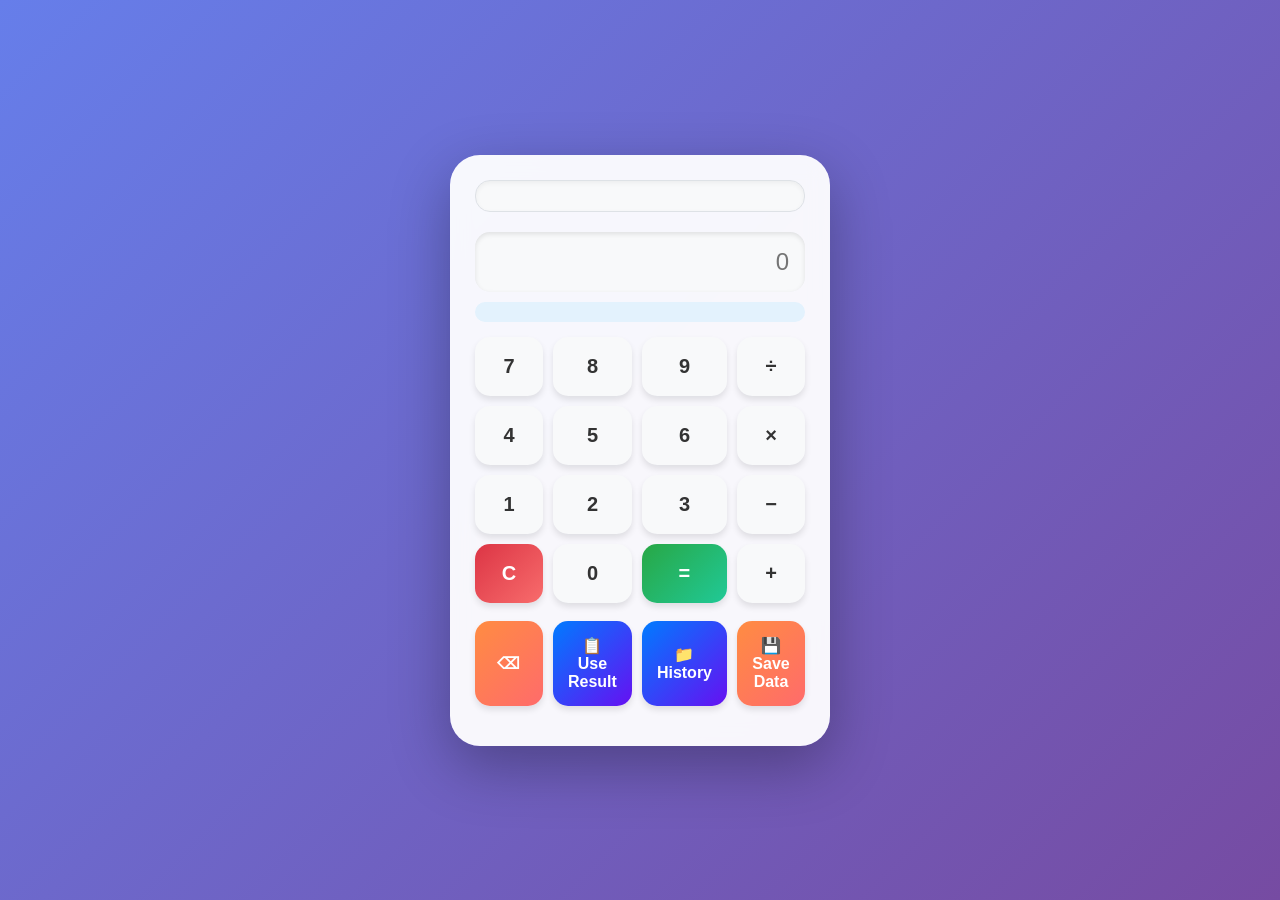
<file: index.html>
<!DOCTYPE html>
<html lang="en">
<head>
    <meta charset="UTF-8">
    <meta name="viewport" content="width=device-width, initial-scale=1.0">
    <title>Smart Ledger Calculator</title>
    <style>
        /* Your existing styles remain exactly the same */
        * {
            margin: 0;
            padding: 0;
            box-sizing: border-box;
        }
        body {
            font-family: 'Segoe UI', Tahoma, Geneva, Verdana, sans-serif;
            background: linear-gradient(135deg, #667eea 0%, #764ba2 100%);
            min-height: 100vh;
            display: flex;
            justify-content: center;
            align-items: center;
            margin: 0;
            padding: 20px;
        }
        .calculator {
            width: 380px;
            background: rgba(255, 255, 255, 0.95);
            backdrop-filter: blur(10px);
            padding: 25px;
            border-radius: 30px;
            box-shadow: 0 20px 60px rgba(0, 0, 0, 0.3);
            animation: slideIn 0.5s ease-out;
        }
        @keyframes slideIn {
            from {
                opacity: 0;
                transform: translateY(-20px);
            }
            to {
                opacity: 1;
                transform: translateY(0);
            }
        }
        .display {
            width: 100%;
            height: 60px;
            font-size: 24px;
            text-align: right;
            padding: 15px;
            margin-bottom: 10px;
            border: none;
            border-radius: 15px;
            background: #f8f9fa;
            box-shadow: inset 0 2px 5px rgba(0, 0, 0, 0.1);
            font-weight: 500;
            letter-spacing: 1px;
        }
        .display:focus {
            outline: 2px solid #667eea;
        }
        .total-display {
            text-align: right;
            font-weight: 600;
            margin-bottom: 15px;
            padding: 10px;
            background: #e3f2fd;
            border-radius: 10px;
            color: #1976d2;
            font-size: 16px;
        }
        .buttons {
            display: grid;
            grid-template-columns: repeat(4, 1fr);
            gap: 10px;
            margin-bottom: 15px;
        }
        button {
            padding: 18px;
            font-size: 20px;
            font-weight: 600;
            border: none;
            border-radius: 15px;
            cursor: pointer;
            background: #f8f9fa;
            color: #333;
            transition: all 0.3s ease;
            box-shadow: 0 4px 6px rgba(0, 0, 0, 0.1);
        }
        button:hover {
            background: #e9ecef;
            transform: translateY(-2px);
            box-shadow: 0 6px 12px rgba(0, 0, 0, 0.15);
        }
        button:active {
            transform: translateY(0);
        }
        button:disabled {
            background: #adb5bd;
            cursor: not-allowed;
            opacity: 0.6;
            transform: none;
        }
        .equal {
            background: linear-gradient(135deg, #28a745, #20c997);
            color: white;
        }
        .equal:hover {
            background: linear-gradient(135deg, #218838, #1eae81);
        }
        .clear {
            background: linear-gradient(135deg, #dc3545, #f86c6c);
            color: white;
        }
        .clear:hover {
            background: linear-gradient(135deg, #c82333, #e45a5a);
        }
        .special {
            background: linear-gradient(135deg, #007bff, #6610f2);
            color: white;
            width: 100%;
            margin-top: 8px;
            padding: 15px;
            font-size: 16px;
        }
        .special:hover {
            background: linear-gradient(135deg, #0069d9, #520dc2);
        }
        .structured-output {
            margin-bottom: 20px;
            background: #f8f9fa;
            padding: 15px;
            border-radius: 15px;
            font-size: 14px;
            max-height: 250px;
            overflow-y: auto;
            border: 1px solid #dee2e6;
            box-shadow: inset 0 2px 5px rgba(0, 0, 0, 0.05);
        }
        .structured-output div {
            padding: 8px;
            border-bottom: 1px solid #dee2e6;
            color: #495057;
        }
        .structured-output div:last-child {
            border-bottom: none;
        }
        .save-btn {
            background: linear-gradient(135deg, #ff8c42, #ff6b6b);
            color: white;
            width: 100%;
            margin-top: 8px;
            padding: 15px;
            font-size: 16px;
            border: none;
            border-radius: 15px;
            cursor: pointer;
            transition: all 0.3s ease;
            box-shadow: 0 4px 6px rgba(0, 0, 0, 0.1);
            font-weight: 600;
        }
        .save-btn:hover {
            background: linear-gradient(135deg, #ff7a2a, #ff5252);
            transform: translateY(-2px);
            box-shadow: 0 6px 12px rgba(0, 0, 0, 0.15);
        }
        .save-btn:active {
            transform: translateY(0);
        }
        .delete-btn {
            background: linear-gradient(135deg, #dc3545, #f86c6c);
            color: white;
            padding: 12px 20px;
            margin: 5px;
            font-size: 14px;
            border: none;
            border-radius: 15px;
            cursor: pointer;
            transition: all 0.3s ease;
            box-shadow: 0 4px 6px rgba(0, 0, 0, 0.1);
            font-weight: 600;
        }
        .delete-btn:hover {
            background: linear-gradient(135deg, #c82333, #e45a5a);
            transform: translateY(-2px);
            box-shadow: 0 6px 12px rgba(0, 0, 0, 0.15);
        }
        .delete-btn:active {
            transform: translateY(0);
        }
        .modal {
            position: fixed;
            top: 0;
            left: 0;
            width: 100%;
            height: 100%;
            background: rgba(0, 0, 0, 0.6);
            backdrop-filter: blur(5px);
            display: none;
            justify-content: center;
            align-items: center;
            z-index: 1000;
            animation: fadeIn 0.3s ease-out;
        }
        @keyframes fadeIn {
            from {
                opacity: 0;
            }
            to {
                opacity: 1;
            }
        }
        .modal-content {
            background: white;
            padding: 30px;
            border-radius: 25px;
            width: 400px;
            max-height: 80vh;
            overflow-y: auto;
            box-shadow: 0 20px 60px rgba(0, 0, 0, 0.3);
            animation: scaleIn 0.3s ease-out;
        }
        @keyframes scaleIn {
            from {
                opacity: 0;
                transform: scale(0.9);
            }
            to {
                opacity: 1;
                transform: scale(1);
            }
        }
        .modal-content h3 {
            color: #333;
            margin-bottom: 20px;
            font-size: 24px;
            border-bottom: 2px solid #667eea;
            padding-bottom: 10px;
        }
        .modal-content label {
            display: block;
            margin-bottom: 5px;
            color: #495057;
            font-weight: 500;
            font-size: 14px;
        }
        .modal-content input {
            width: 100%;
            padding: 12px 15px;
            margin-bottom: 15px;
            border: 2px solid #e9ecef;
            border-radius: 10px;
            font-size: 14px;
            transition: all 0.3s ease;
        }
        .modal-content input:focus {
            outline: none;
            border-color: #667eea;
            box-shadow: 0 0 0 3px rgba(102, 126, 234, 0.1);
        }
        .modal-content button {
            padding: 12px 20px;
            margin: 5px;
            font-size: 14px;
            background: linear-gradient(135deg, #667eea, #764ba2);
            color: white;
        }
        .modal-content button:hover {
            background: linear-gradient(135deg, #5a67d8, #6b46a0);
        }
        .modal-content hr {
            margin: 15px 0;
            border: none;
            border-top: 2px solid #e9ecef;
        }
        ::-webkit-scrollbar {
            width: 8px;
        }
        ::-webkit-scrollbar-track {
            background: #f1f1f1;
            border-radius: 10px;
        }
        ::-webkit-scrollbar-thumb {
            background: #888;
            border-radius: 10px;
        }
        ::-webkit-scrollbar-thumb:hover {
            background: #555;
        }
        .notify {
            position: fixed;
            top: 20px;
            right: 20px;
            background: #ff4d4d;
            color: white;
            padding: 10px 18px;
            border-radius: 6px;
            font-size: 14px;
            opacity: 0;
            transform: translateY(-10px);
            transition: all 0.3s ease;
            pointer-events: none;
            z-index: 9999;
        }
        .notify.show {
            opacity: 1;
            transform: translateY(0);
        }
        .confirm-overlay {
            position: fixed;
            inset: 0;
            background: rgba(0,0,0,0.6);
            display: none;
            justify-content: center;
            align-items: center;
            z-index: 9999;
        }
        .confirm-box {
            background: white;
            padding: 20px;
            border-radius: 10px;
            width: 300px;
            text-align: center;
            animation: popupScale 0.2s ease;
        }
        .confirm-box h3 {
            margin-bottom: 10px;
        }
        .confirm-buttons {
            margin-top: 15px;
            display: flex;
            justify-content: space-around;
        }
        .confirm-buttons button {
            padding: 8px 15px;
            border: none;
            border-radius: 5px;
            cursor: pointer;
        }
        #confirmYes {
            background: #e74c3c;
            color: white;
        }
        #confirmNo {
            background: #ccc;
        }
        @keyframes popupScale {
            from {
                transform: scale(0.8);
                opacity: 0;
            }
            to {
                transform: scale(1);
                opacity: 1;
            }
        }
    </style>
</head>
<body>
    <div id="notify" class="notify"></div>
    <div class="calculator">
        <div id="structuredOutput" class="structured-output"></div>
        <input type="text" id="display" class="display" readonly placeholder="0">
        <div id="totalDisplay" class="total-display"></div>
        <div class="buttons">
            <button onclick="append('7')">7</button>
            <button onclick="append('8')">8</button>
            <button onclick="append('9')">9</button>
            <button onclick="append('/')">÷</button>
            <button onclick="append('4')">4</button>
            <button onclick="append('5')">5</button>
            <button onclick="append('6')">6</button>
            <button onclick="append('*')">×</button>
            <button onclick="append('1')">1</button>
            <button onclick="append('2')">2</button>
            <button onclick="append('3')">3</button>
            <button onclick="append('-')">−</button>
            <button class="clear" onclick="clearAll()">C</button>
            <button onclick="append('0')">0</button>
            <button id="equalBtn" class="equal" onclick="calculate()">=</button>
            <button onclick="append('+')">+</button>
            <button class="special" onclick="correction()" style="background: linear-gradient(135deg, #ff8c42, #ff6b6b);">⌫</button>
            <button class="special" onclick="useResult()">📋Use Result</button>
            <button class="special" onclick="openSavedScreen()">📁 History</button>
            <button class="save-btn" onclick="saveStructuredData()">💾 Save Data</button>
        </div>
    </div>

    <div id="confirmPopup" class="confirm-overlay">
        <div class="confirm-box">
            <h3>Delete Confirmation</h3>
            <p>Are you sure you want to delete this calculation?</p>
            <div class="confirm-buttons">
                <button id="confirmYes">Yes</button>
                <button id="confirmNo">Cancel</button>
            </div>
        </div>
    </div>
    
    <div class="modal" id="modal">
        <div class="modal-content" id="modalContent"></div>
    </div>

    <script>
        // DOM Elements
        const display = document.getElementById("display");
        const totalDisplay = document.getElementById("totalDisplay");
        const structuredOutput = document.getElementById("structuredOutput");
        const equalBtn = document.getElementById("equalBtn");
        const modal = document.getElementById("modal");
        const modalContent = document.getElementById("modalContent");
        const redColor = '#ff4d4d';
        const greenColor = '#41dc8e';

        // State Variables
        let currentCalc = null;
        let savedCalculations = [];
        let fullLedger = "";
        let tempExpression = "";
        let singleValueMode = false;
        let isDataSaved = false;
        let result1 = 0;
        let pendingDeleteIndex = null;

        // FIX 1: Load saved calculations from localStorage when app starts
        function loadSavedCalculations() {
            try {
                const stored = localStorage.getItem('smartLedgerCalculations');
                if (stored) {
                    savedCalculations = JSON.parse(stored);
                }
            } catch (e) {
                console.error('Error loading saved calculations:', e);
                savedCalculations = [];
            }
        }

        // FIX 1: Save calculations to localStorage
        function saveToLocalStorage() {
            try {
                localStorage.setItem('smartLedgerCalculations', JSON.stringify(savedCalculations));
            } catch (e) {
                console.error('Error saving to localStorage:', e);
                showNotification('Error saving data', redColor);
            }
        }

        // Load saved data on startup
        loadSavedCalculations();

        function correction() {
            if (display.value.length > 0) {
                display.value = display.value.slice(0, -1);
            }
        }

        function append(value) {
            if (equalBtn.disabled) return;
            display.value += value;
        }

        function clearAll() {
            display.value = "";
            totalDisplay.innerHTML = "";
            structuredOutput.innerHTML = "";
            fullLedger = "";
            equalBtn.disabled = false;
            currentCalc = null;
            isDataSaved = false;
            result1 = 0;
        }

        function calculate() {
            if (!display.value || !/[+\-*/]/.test(display.value) || /^[+\-*/]/.test(display.value) || /[+\-*/]$/.test(display.value) || /[+\-*/]{2,}/.test(display.value)) {
                showNotification("Please enter a valid calculation", redColor);
                return;
            }

            tempExpression = display.value;

            if (!/[+\-*/]/.test(tempExpression)) {
                singleValueMode = true;
                openDescriptionModal([tempExpression]);
                return;
            }

            singleValueMode = false;
            const tokens = tempExpression.split(/([+\-*/])/);
            const numbers = tokens.filter(token => !isNaN(token) && token !== "");
            const operator1 = tokens.filter(token => isNaN(token) && token !== "");
            openDescriptionModal(numbers, operator1);
        }

        function openDescriptionModal(numbers, operator1) {
            modal.style.display = "flex";
            let html = `<h3>${singleValueMode ? 'Enter Value Details' : 'Enter Calculation Details'}</h3>
                        <div id="descInputs"></div>`;

            if (!singleValueMode) {
                html += `<label><strong>Result Description:</strong></label>
                        <input type="text" id="resultDesc" placeholder="e.g., Total Amount" style="width:100%; margin-bottom:15px;">`;
            }

            html += `<label><strong>Transaction Date (DD-MM-YYYY):</strong></label>
                    <input type="date" id="transactionDate" placeholder="DD-MM-YYYY" style="width:100%; margin-bottom:20px;">
                    <div style="display: flex; gap: 10px; justify-content: flex-end;">
                        <button onclick="submitDetails()" style="flex: 1;">Confirm</button>
                        <button onclick="closeModal()" style="flex: 1; background: #6c757d;">Cancel</button>
                    </div>`;

            modalContent.innerHTML = html;
            const descInputs = document.getElementById("descInputs");
            
            if (numbers) {
                numbers.forEach((num, index) => {
                    descInputs.innerHTML += `<label><strong>Value ${index + 1} (${num} ${operator1 && operator1[index] ? operator1[index] : '='}) Description:</strong></label>
                                            <input type="text" id="desc_${index}" placeholder="Enter description for ${num}" style="width:100%; margin-bottom:15px;">`;
                });
            }
        }

        function submitDetails() {
            const tokens = tempExpression.split(/([+\-*/])/);
            let descIndex = 0;
            const values = [];
            
            tokens.forEach(token => {
                if (!isNaN(token) && token !== "") {
                    const desc = document.getElementById("desc_" + descIndex)?.value || "No description";
                    values.push({ number: token, description: desc });
                    descIndex++;
                }
            });

            const transactionDate = document.getElementById("transactionDate")?.value || "Not specified";
            const currentDate = new Date().toLocaleDateString('en-GB');
            let result;
            let resultDesc;

            if (singleValueMode) {
                result = tempExpression;
                resultDesc = values[0]?.description || "No description";
            } else {
                try {
                    let stepResult = parseFloat(tokens[0]);
                    for (let i = 1; i < tokens.length; i += 2) {
                        const operator = tokens[i];
                        const nextNumber = parseFloat(tokens[i + 1]);
                        switch (operator) {
                            case "+": stepResult += nextNumber; break;
                            case "-": stepResult -= nextNumber; break;
                            case "*": stepResult *= nextNumber; break;
                            case "/": 
                                if (nextNumber === 0) {
                                    showNotification("Cannot divide by zero", redColor);
                                    closeModal();
                                    return;
                                }
                                stepResult /= nextNumber; 
                                break;
                        }
                    }
                    result = Math.round(stepResult);
                } catch (error) {
                    showNotification("Invalid calculation", redColor);
                    return;
                }
                resultDesc = document.getElementById("resultDesc")?.value || "No description";
            }

            currentCalc = {
                expression: tempExpression,
                values,
                result,
                resultDescription: resultDesc,
                transactionDate,
                currentDate
            };

            totalDisplay.innerHTML = `${tempExpression} = ${result}`;
            structuredOutput.innerHTML = "";
            renderStructured(currentCalc);
            closeModal();
            equalBtn.disabled = true;
            isDataSaved = false;
        }

        function renderStructured(calc) {
            let html = "";
            const tokens = calc.expression.split(/([+\-*/])/);
            let stepResult = parseFloat(tokens[0]);
            let firstDesc = calc.values[0]?.description || "Unknown";
            let valueIndex = 1;

            for (let i = 1; i < tokens.length; i += 2) {
                const operator = tokens[i];
                const nextNumber = parseFloat(tokens[i + 1]);
                const nextDesc = calc.values[valueIndex]?.description || "Unknown";
                const previousResult = stepResult;

                switch (operator) {
                    case "+": stepResult += nextNumber; break;
                    case "-": stepResult -= nextNumber; break;
                    case "*": stepResult *= nextNumber; break;
                    case "/": 
                        if (nextNumber === 0) {
                            showNotification("Cannot divide by zero", redColor);
                            closeModal();
                            return;
                        }
                        stepResult /= nextNumber; 
                        break;
                }
                
                stepResult = Math.round(stepResult);
                html += `<div>
                            <strong>${previousResult}</strong> (${firstDesc}) ${operator === "*" ? "×" : operator === "/" ? "÷" : operator} 
                            <strong>${nextNumber}</strong> (${nextDesc}) = <strong>${stepResult}</strong> (${i + 2 >= tokens.length ? calc.resultDescription : "Total"})
                        </div>`;
                
                firstDesc = i + 2 >= tokens.length ? calc.resultDescription : "Total";
                valueIndex++;
            }

            structuredOutput.innerHTML = html;
            fullLedger = html;
        }

        function useResult() {
            if (!result1) {
                showNotification("No result available! Please calculate something first.", redColor);
                return;
            }
            display.value = result1;
            totalDisplay.innerHTML = "";
            equalBtn.disabled = false;
        }

        function saveStructuredData() {
            if (!currentCalc) {
                showNotification("No calculation to save! Please calculate something first.", redColor);
                return;
            }

            if (isDataSaved) {
                showNotification("This calculation is already saved!", redColor);
                return;
            }

            savedCalculations.push({
                result: currentCalc.result,
                ledger: fullLedger,
                transactionDate: currentCalc.transactionDate || "Not specified",
                currentDate: currentCalc.currentDate || new Date().toLocaleDateString('en-GB'),
                expression: currentCalc.expression,
                values: currentCalc.values,
                resultDescription: currentCalc.resultDescription
            });

            // FIX 1: Save to localStorage after adding
            saveToLocalStorage();

            isDataSaved = true;
            showNotification("Calculation saved successfully!", greenColor);
            structuredOutput.innerHTML = "";
            result1 = currentCalc.result;
            currentCalc = null;
        }

        function openSavedScreen() {
            if (savedCalculations.length === 0) {
                showNotification("No saved results available!", greenColor);
                return;
            }

            savedCalculations.sort((a, b) => {
                if (a.transactionDate === "Not specified") return 1;
                if (b.transactionDate === "Not specified") return -1;
                
                if (a.transactionDate && b.transactionDate) {
                    const [aDay, aMonth, aYear] = a.transactionDate.split("-").map(Number);
                    const [bDay, bMonth, bYear] = b.transactionDate.split("-").map(Number);
                    if (aYear && bYear) {
                        const dateA = new Date(aYear, aMonth - 1, aDay);
                        const dateB = new Date(bYear, bMonth - 1, bDay);
                        return dateB - dateA;
                    }
                }
                return 0;
            });

            modal.style.display = "flex";
            let html = `<h3>📁 Saved Results</h3><hr>`;

            savedCalculations.forEach((calc, index) => {
                html += `<div style="padding: 12px; border-bottom: 1px solid #dee2e6; cursor: pointer; transition: background 0.3s;" 
                            onmouseover="this.style.background='#f8f9fa'" 
                            onmouseout="this.style.background='transparent'" 
                            onclick="openDetail(${index})">
                            <strong>Result: ${calc.result}</strong><br>
                            <small style="color: #6c757d;">📅 ${calc.transactionDate || 'Not specified'}</small>
                        </div>`;
            });

            html += `<div style="margin-top: 20px; text-align: right;">
                        <button onclick="closeModal()">Close</button>
                    </div>`;

            modalContent.innerHTML = html;
        }

        function openDetail(index) {
            const calc = savedCalculations[index];
            const cleanLedger = calc.ledger.replace(/<[^>]*>/g, '').replace(/&nbsp;/g, ' ');
            
            // Store index for delete operation
            pendingDeleteIndex = index;

            const html = `<h3>📊 Calculation Details</h3>
                        <p><strong>📅 Transaction Date:</strong> ${calc.transactionDate || 'Not specified'}</p>
                        <p><strong>💾 Saved Date:</strong> ${calc.currentDate || 'Not specified'}</p>
                        <p><strong>🔢 Expression:</strong> ${calc.expression}</p>
                        <hr>
                        <div style="max-height: 300px; overflow-y: auto; background: #f8f9fa; padding: 15px; border-radius: 10px; font-family: monospace;">
                            ${calc.ledger}
                        </div>
                        <div style="margin-top: 15px; padding: 10px; background: #e3f2fd; border-radius: 10px; text-align: center;">
                            <strong>Final Result: ${calc.result}</strong> (${calc.resultDescription})
                        </div>
                        <div style="display: flex; gap: 10px; margin-top: 20px; justify-content: flex-end;">
                            <button onclick="shareCalculation(${index})" style="flex: 1;">📤 Share</button>
                            <button class="delete-btn" onclick="showDeleteConfirmation()" style="flex: 1;">🗑️ Delete</button>
                            <button onclick="openSavedScreen()" style="flex: 1; background: #6c757d;">Close</button>
                        </div>`;

            modalContent.innerHTML = html;
        }

        // FIX 2: Improved share function for WebView
        function shareCalculation(index) {
            const calc = savedCalculations[index];
            const cleanLedger = calc.ledger.replace(/<[^>]*>/g, '').replace(/&nbsp;/g, ' ')
            .replace(/\s+/g, ' ').replace(/(=\s*\d+\s*\(Total\))/g, '$1\n').trim();
            const shareText = `📊 Calculation Details
══════════════════════
📅 Transaction Date: ${calc.transactionDate || 'Not specified'}
💾 Saved Date: ${calc.currentDate || 'Not specified'}
══════════════════════
${cleanLedger}
══════════════════════
Final Result: ${calc.result}`;

            // Try Web Share API first
            if (navigator.share && window.innerWidth <= 768) { // Assume mobile
                navigator.share({
                    title: 'Calculation Details',
                    text: shareText,
                }).catch((error) => {
                    console.log('Share error:', error);
                    // Fallback to clipboard
                    copyToClipboard(shareText);
                });
            } else {
                // Fallback for desktop or when Web Share fails
                copyToClipboard(shareText);
            }
        }

        // Helper function for clipboard copy
        function copyToClipboard(text) {
            // Try modern clipboard API
            if (navigator.clipboard && navigator.clipboard.writeText) {
                navigator.clipboard.writeText(text).then(() => {
                    showNotification("Copied to clipboard!", greenColor);
                }).catch(() => {
                    // Fallback for older browsers
                    fallbackCopyToClipboard(text);
                });
            } else {
                // Fallback for older browsers
                fallbackCopyToClipboard(text);
            }
        }

        // Fallback copy method
        function fallbackCopyToClipboard(text) {
            const textarea = document.createElement('textarea');
            textarea.value = text;
            textarea.style.position = 'fixed';
            textarea.style.opacity = '0';
            document.body.appendChild(textarea);
            textarea.select();
            
            try {
                document.execCommand('copy');
                showNotification("Copied to clipboard!", greenColor);
            } catch (err) {
                showNotification("Sharing not supported", redColor);
            }
            
            document.body.removeChild(textarea);
        }

        function showDeleteConfirmation() {
            const popup = document.getElementById("confirmPopup");
            popup.style.display = "flex";
        }

        function deleteCalculation() {
            if (pendingDeleteIndex !== null) {
                savedCalculations.splice(pendingDeleteIndex, 1);
                // FIX 1: Save to localStorage after deletion
                saveToLocalStorage();
                
                const popup = document.getElementById("confirmPopup");
                popup.style.display = "none";
                
                if (savedCalculations.length > 0) {
                    openSavedScreen();
                } else {
                    closeModal();
                    showNotification("No saved calculations remaining.", redColor);
                }
                pendingDeleteIndex = null;
            }
        }

        function closeModal() {
            modal.style.display = "none";
            pendingDeleteIndex = null;
        }

        // Setup confirmation buttons
        document.getElementById("confirmYes").onclick = function() {
            deleteCalculation();
        };

        document.getElementById("confirmNo").onclick = function() {
            document.getElementById("confirmPopup").style.display = "none";
            pendingDeleteIndex = null;
        };

        // Keyboard support
        document.addEventListener('keydown', (e) => {
            if (modal.style.display === 'flex') return;
            const key = e.key;
            if (!isNaN(key) || ['+', '-', '*', '/', '.', 'Enter', 'Escape', 'Backspace'].includes(key)) {
                e.preventDefault();
                if (key === 'Enter') {
                    calculate();
                } else if (key === 'Escape') {
                    clearAll();
                } else if (key === 'Backspace') {
                    correction();
                } else {
                    append(key);
                }
            }
        });

        window.onclick = function(event) {
            if (event.target === modal) {
                closeModal();
            }
            if (event.target === document.getElementById("confirmPopup")) {
                document.getElementById("confirmPopup").style.display = "none";
                pendingDeleteIndex = null;
            }
        };

        function showNotification(message, color) {
            const notify = document.getElementById("notify");
            notify.textContent = message;
            notify.classList.add("show");
            notify.style.backgroundColor = color;
            setTimeout(() => {
                notify.classList.remove("show");
            }, 1000);
        }
    </script>
</body>
</html>
</file>
